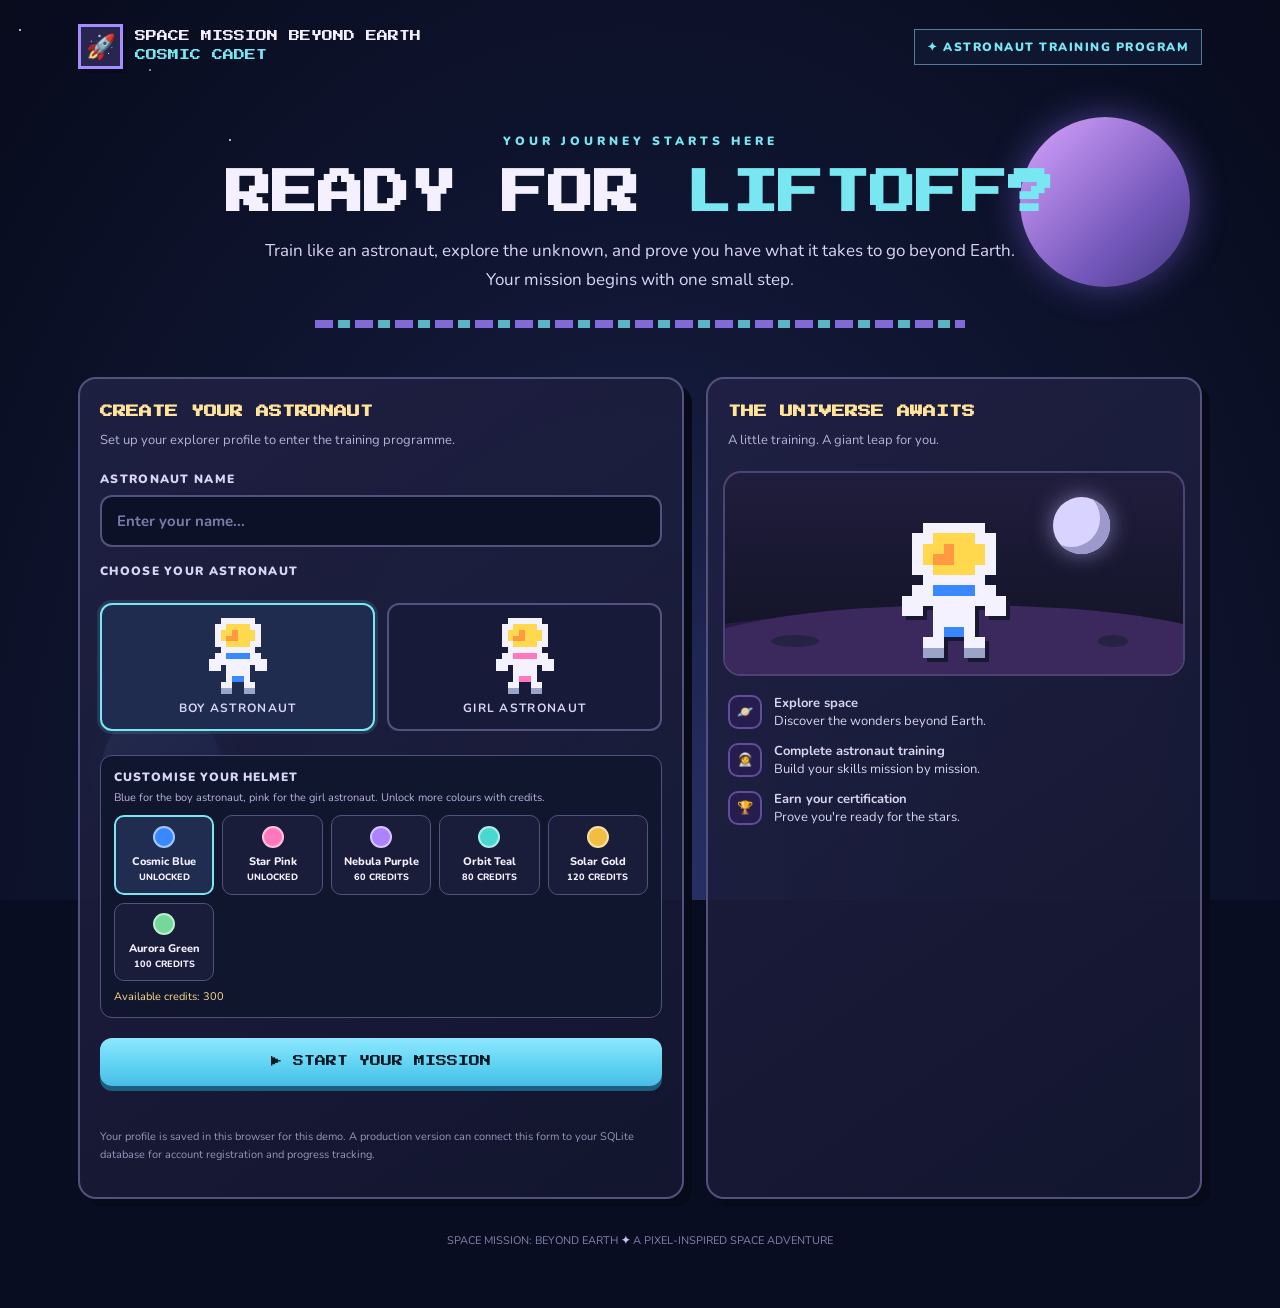
<file: index.html>
<!DOCTYPE html>
<html lang="en">
<head>
<meta charset="UTF-8">
<meta name="viewport" content="width=device-width, initial-scale=1.0">
<title>Space Mission: Beyond Earth</title>
<style>
@import url('https://fonts.googleapis.com/css2?family=Press+Start+2P&family=Nunito:wght@400;600;700;800;900&display=swap');
:root{--ink:#f4f0ff;--muted:#b8b2d8;--purple:#9c7bff;--cyan:#78e7f2;--pink:#ff9fc9;--panel:#171832;--panel2:#222448;--line:#55517d;--gold:#ffe49a}
*{box-sizing:border-box} body{margin:0;min-height:100vh;color:var(--ink);font-family:Nunito, sans-serif;background:#090d22;overflow-x:hidden}
body:before{content:"";position:fixed;inset:0;z-index:-3;background:radial-gradient(ellipse at 50% 100%,#29336b 0%,#111735 44%,#080b1c 100%)}
#stars{position:fixed;inset:0;z-index:-2;pointer-events:none;background-image:radial-gradient(2px 2px at 20px 30px,#fff 45%,transparent 55%),radial-gradient(1px 1px at 80px 110px,#a9eaff 45%,transparent 55%),radial-gradient(1.5px 1.5px at 150px 70px,#f7d7ff 45%,transparent 55%),radial-gradient(2px 2px at 230px 140px,#fff 45%,transparent 55%);opacity:.7}
.planet{position:fixed;z-index:-1;border-radius:50%;pointer-events:none}.planet.one{width:170px;height:170px;right:7%;top:13%;background:linear-gradient(135deg,#d9a5ff,#7457bb 65%,#443a83);box-shadow:0 0 36px rgba(139,116,255,.45)}.planet.two{width:120px;height:120px;left:8%;bottom:8%;background:linear-gradient(135deg,#84d3ff,#4b7fe8 58%,#253c89);box-shadow:0 0 28px rgba(117,191,255,.3)}
header{max-width:1180px;margin:auto;padding:24px 28px;display:flex;justify-content:space-between;align-items:center;gap:16px}
.brand{display:flex;align-items:center;gap:12px}.brand-icon{width:45px;height:45px;display:grid;place-items:center;background:#28264f;border:3px solid #a58cff;box-shadow:4px 4px 0 #080b1c;font-size:24px}.brand-name{font-family:'Press Start 2P';font-size:11px;line-height:1.7}.brand-name span{color:var(--cyan)}
.status{font-size:12px;font-weight:900;letter-spacing:1.5px;color:var(--cyan);border:1px solid #557b9b;padding:9px 12px;background:#121a36bb}
main{max-width:1180px;margin:10px auto 60px;padding:0 28px}
.hero{text-align:center;padding:30px 10px 24px}.eyebrow{color:var(--cyan);font-weight:900;letter-spacing:4px;font-size:12px}.hero h1{font-family:'Press Start 2P';font-size:clamp(24px,4vw,46px);line-height:1.3;margin:16px 0 12px}.hero h1 span{color:var(--cyan)}.hero p{max-width:760px;margin:0 auto;color:#d9d5f4;font-size:17px;line-height:1.7}
.pixel-rule{height:8px;max-width:650px;margin:25px auto;background:repeating-linear-gradient(90deg,#9d80ff 0 18px,transparent 18px 23px,#70dce9 23px 35px,transparent 35px 40px);opacity:.8}
.layout{display:grid;grid-template-columns:1.1fr .9fr;gap:22px;align-items:stretch}.panel{background:linear-gradient(145deg,#202144ed,#14172fee);border:2px solid var(--line);box-shadow:8px 8px 0 #070a19;border-radius:18px;padding:22px 20px}
.panel-title{font-family:'Press Start 2P';font-size:13px;line-height:1.7;color:var(--gold);margin:0 0 8px}.panel-sub{color:var(--muted);font-size:13px;margin:0 0 22px}
label{display:block;font-size:12px;font-weight:900;letter-spacing:1.3px;color:#d9d5f4;margin:16px 0 8px}
input,select{width:100%;background:#0d1128;color:white;border:2px solid #55517d;padding:14px 15px;font:700 15px Nunito;outline:none;border-radius:12px}input:focus,select:focus{border-color:var(--cyan);box-shadow:0 0 0 3px #78e7f222}input::placeholder{color:#7b7aa8}
.gender{display:grid;grid-template-columns:1fr 1fr;gap:12px}.gender-option{cursor:pointer;border:2px solid #55517d;background:#171a38;padding:13px 10px;text-align:center;transition:.15s;border-radius:12px}.gender-option.selected{border-color:var(--cyan);background:#1f2c50;box-shadow:0 0 0 3px #78e7f222}.gender-option input{display:none}.avatar{display:block;font-size:38px;margin-bottom:6px}
.primary,.secondary{width:100%;border:0;padding:15px 18px;font-family:'Press Start 2P';font-size:11px;line-height:1.7;cursor:pointer;transition:transform .12s,filter .12s;border-radius:12px}.primary{margin-top:20px;background:linear-gradient(180deg,#8ee7ff,#60d4f3 55%,#49bce5);color:#091826;box-shadow:0 5px 0 #1c5e7f}.secondary{margin-top:10px;background:#2d2c4e;color:var(--ink);border:1px solid var(--line);box-shadow:0 5px 0 #161827}.primary:hover,.secondary:hover{transform:translateY(-1px);filter:brightness(1.05)}
.message{min-height:20px;color:var(--pink);font-size:12px;font-weight:800;margin-top:10px}.tiny{font-size:11px;color:#9895b9;line-height:1.6;margin-top:12px}
.preview{display:flex;flex-direction:column;justify-content:space-between;overflow:hidden}.preview-top{position:relative;z-index:1}.scene{height:205px;margin:10px -5px 18px;position:relative;overflow:hidden;border:2px solid #4a4673;border-radius:18px;background:linear-gradient(180deg,#201d3d,#15152b 70%,#0e1228)}
.moon{position:absolute;right:16%;top:24px;width:57px;height:57px;border-radius:50%;background:#d8d3ff;box-shadow:inset -10px -7px #9d9acb,0 0 22px #c5bdff88}.hill{position:absolute;bottom:-26px;width:120%;left:-8%;height:95px;background:#3b295e;border-radius:50% 50% 0 0}.hill.back{background:#2c1f46;height:70px;bottom:-8px;left:-15%;opacity:.8}.crater{position:absolute;bottom:27px;width:48px;height:12px;border-radius:50%;background:#242342}.crater.c1{left:10%}.crater.c2{right:12%;width:30px}
.astronaut{position:absolute;z-index:2;bottom:19px;left:42%;font-size:58px;filter:drop-shadow(4px 4px 0 #171832);animation:bob 2.2s ease-in-out infinite}@keyframes bob{50%{transform:translateY(-7px)}}
.feature-list{display:grid;gap:12px;margin-top:12px}.feature{display:flex;gap:12px;align-items:center;color:#d8d5ed;font-size:13px}.feature-icon{width:34px;height:34px;flex:none;display:grid;place-items:center;border-radius:10px;background:#261d4e;border:2px solid #604d9e}
.dashboard{display:none;margin-top:24px}.dashboard.show{display:block}.welcome{display:flex;justify-content:space-between;align-items:center;gap:14px;flex-wrap:wrap}.player-chip{display:flex;align-items:center;gap:12px;padding:10px 12px;background:#161b39;border:1px solid var(--line);border-radius:12px}.player-avatar{display:grid;place-items:center;min-width:44px;height:44px;background:#2c2d56;border:2px solid #6a64a8;border-radius:12px;font-size:24px}.player-status{font-size:11px;color:#cfc8ef;text-transform:uppercase;letter-spacing:1.4px}
.dashboard-note{font-size:11px;color:#a7a4c5;margin-top:12px}.footer{text-align:center;color:#8583a9;font-size:11px;margin:34px 0 0}.footer b{color:#c7c1ee}
#upgradeShop.upgrade-grid{display:grid;grid-template-columns:repeat(3,minmax(0,1fr));gap:12px;align-items:stretch}
.upgrade-card{min-width:0;min-height:190px;padding:12px;border:1px solid #4f4d78;background:#10162d;color:#fff;border-radius:12px;display:flex;flex-direction:column;height:100%}
.upgrade-card .upgrade-description{margin-top:6px}
.upgrade-card .upgrade-cost{margin-top:8px}
.upgrade-card .upgrade-buy{margin-top:auto;width:100%;min-height:38px;padding:10px;border:0;color:#0d1022;font-weight:800;cursor:pointer;border-radius:10px}

.avatar-sprite{display:block;width:58px;height:76px;image-rendering:pixelated;margin:0 auto 6px}
.avatar-preview-sprite{width:104px;height:135px;image-rendering:pixelated;position:absolute;z-index:3;bottom:16px;left:calc(50% - 52px);filter:drop-shadow(4px 4px 0 #171832);animation:bob 2.2s ease-in-out infinite}
.helmet-customizer{margin-top:16px;padding:13px;border:1px solid var(--line);border-radius:12px;background:#11162f}
.helmet-swatches{display:grid;grid-template-columns:repeat(auto-fit,minmax(94px,1fr));gap:8px;margin-top:10px}
.helmet-swatch{border:1px solid #55517d;border-radius:10px;background:#191d3a;color:#f4f0ff;padding:9px 7px;cursor:pointer;text-align:center;font:800 11px Nunito;min-height:68px}
.helmet-swatch.active{border:2px solid var(--cyan);background:#202c50}
.helmet-dot{display:block;width:22px;height:22px;border-radius:50%;margin:0 auto 6px;border:2px solid #ffffff88}
.helmet-swatch:disabled{opacity:.72;cursor:default}
.credit-note{font-size:11px;color:#ffd98a;margin-top:8px}
@media(max-width:760px){#upgradeShop.upgrade-grid{grid-template-columns:1fr}}
.mission{background:linear-gradient(180deg,#1a1d3d,#11152e);border:1px solid var(--line);border-radius:14px;padding:16px;display:flex;flex-direction:column;gap:10px}.missions{display:grid;grid-template-columns:repeat(auto-fit,minmax(220px,1fr));gap:14px;margin-top:18px}.m-icon{font-size:30px}.mission h3{margin:0;font-family:'Press Start 2P';font-size:11px;line-height:1.7;color:var(--gold)}.mission p{margin:0;color:#d4d0f0;font-size:14px;line-height:1.5}.mission button{margin-top:auto;padding:12px 14px;border:0;border-radius:10px;background:#7bcaef;color:#091826;font-weight:900;cursor:pointer;font-family:'Press Start 2P';font-size:10px}

.avatar-sprite{display:block;width:58px;height:76px;image-rendering:pixelated;margin:0 auto 6px}
.avatar-preview-sprite{width:104px;height:135px;image-rendering:pixelated;position:absolute;z-index:3;bottom:16px;left:calc(50% - 52px);filter:drop-shadow(4px 4px 0 #171832);animation:bob 2.2s ease-in-out infinite}
.helmet-customizer{margin-top:16px;padding:13px;border:1px solid var(--line);border-radius:12px;background:#11162f}
.helmet-swatches{display:grid;grid-template-columns:repeat(auto-fit,minmax(94px,1fr));gap:8px;margin-top:10px}
.helmet-swatch{border:1px solid #55517d;border-radius:10px;background:#191d3a;color:#f4f0ff;padding:9px 7px;cursor:pointer;text-align:center;font:800 11px Nunito;min-height:68px}
.helmet-swatch.active{border:2px solid var(--cyan);background:#202c50}
.helmet-dot{display:block;width:22px;height:22px;border-radius:50%;margin:0 auto 6px;border:2px solid #ffffff88}
.helmet-swatch:disabled{opacity:.72;cursor:default}
.credit-note{font-size:11px;color:#ffd98a;margin-top:8px}
@media(max-width:760px){header{padding:18px 18px}.status{display:none}main{padding:0 18px}.layout{grid-template-columns:1fr}.hero{padding-top:20px}.hero p{font-size:14px}.missions{grid-template-columns:1fr}.panel{padding:18px 16px}} 
</style>
</head>
<body>
<div id="stars"></div><div class="planet one"></div><div class="planet two"></div>
<header><div class="brand"><div class="brand-icon">🚀</div><div class="brand-name">SPACE MISSION BEYOND EARTH<br><span>COSMIC CADET</span></div></div><div class="status">✦ ASTRONAUT TRAINING PROGRAM</div></header>
<main>
<section class="hero">
<div class="eyebrow">YOUR JOURNEY STARTS HERE</div>
<h1>READY FOR <span>LIFTOFF?</span></h1>
<p>Train like an astronaut, explore the unknown, and prove you have what it takes to go beyond Earth. Your mission begins with one small step.</p>
<div class="pixel-rule"></div>
</section>
<section class="layout" id="entry">
<div class="panel">
<h2 class="panel-title">CREATE YOUR ASTRONAUT</h2>
<p class="panel-sub">Set up your explorer profile to enter the training programme.</p>
<form id="profileForm">
<label for="playerName">ASTRONAUT NAME</label>
<input id="playerName" maxlength="18" placeholder="Enter your name..." autocomplete="nickname" required>
<label>CHOOSE YOUR ASTRONAUT</label>
<div class="gender">
<label class="gender-option selected" data-gender="boy"><input type="radio" name="gender" value="boy" checked><canvas class="avatar-sprite" id="boyAvatarSprite" width="40" height="52"></canvas><strong>BOY ASTRONAUT</strong></label>
<label class="gender-option" data-gender="girl"><input type="radio" name="gender" value="girl"><canvas class="avatar-sprite" id="girlAvatarSprite" width="40" height="52"></canvas><strong>GIRL ASTRONAUT</strong></label>
</div>
<div class="helmet-customizer">
  <div style="font-weight:900;font-size:12px;letter-spacing:1px;color:#d9d5f4">CUSTOMISE YOUR HELMET</div>
  <div style="font-size:11px;color:#b8b2d8;margin-top:5px">Blue for the boy astronaut, pink for the girl astronaut. Unlock more colours with credits.</div>
  <div id="helmetColorOptions" class="helmet-swatches"></div>
  <div id="profileCreditBalance" class="credit-note">Available credits: 300</div>
</div>
<button class="primary" type="submit">▶ START YOUR MISSION</button>
<div class="message" id="formMessage" aria-live="polite"></div>
</form>
<p class="tiny">Your profile is saved in this browser for this demo. A production version can connect this form to your SQLite database for account registration and progress tracking.</p>
</div>
<div class="panel preview">
<div class="preview-top"><h2 class="panel-title">THE UNIVERSE AWAITS</h2><p class="panel-sub">A little training. A giant leap for you.</p>
<div class="scene"><div class="moon"></div><div class="hill back"></div><div class="hill"></div><div class="crater c1"></div><div class="crater c2"></div><canvas id="previewAstronaut" class="avatar-preview-sprite" width="40" height="52"></canvas></div>
<div class="feature-list">
<div class="feature"><span class="feature-icon">🪐</span><span><b>Explore space</b><br>Discover the wonders beyond Earth.</span></div>
<div class="feature"><span class="feature-icon">🧑‍🚀</span><span><b>Complete astronaut training</b><br>Build your skills mission by mission.</span></div>
<div class="feature"><span class="feature-icon">🏆</span><span><b>Earn your certification</b><br>Prove you're ready for the stars.</span></div>
</div></div>
</div>
</section>
<section class="dashboard" id="dashboard">
<div class="panel">
<div class="welcome"><div><h2 class="panel-title">WELCOME TO THE CREW, <span id="welcomeName"></span>!</h2><p class="panel-sub">Your astronaut training hub is ready. Choose a mission below.</p></div><div class="player-chip"><div class="player-avatar" id="playerAvatar">👨🏻‍🚀</div><div><div class="player-status">CURRENT CREW MEMBER</div><div id="playerLabel" style="font-weight:900; font-size:15px;">Explorer</div></div></div></div>

<div class="missions">

  <article class="mission">
    <div class="m-icon">🚀</div>
    <h3>MISSION 01</h3>
    <p>Enter your first training challenge and test your astronaut skills.</p>
    <button onclick="openMission('minigames/defying-gravity/index.html')">PLAY NOW</button>
  </article>

  <article class="mission">
    <div class="m-icon">🔧</div>
    <h3>MISSION 02</h3>
    <p>Take on another hands-on challenge in your journey through space.</p>
    <button onclick="openMission('minigames/satellite-rescue/index.html')">PLAY NOW</button>
  </article>

  <article class="mission">
    <div class="m-icon">📡</div>
    <h3>KNOWLEDGE CHECK</h3>
    <p>Answer the space knowledge quiz and show what you've learned.</p>
    <button onclick="openMission('quiz.html')">START QUIZ</button>
  </article>

</div>

</div>

<div class="mission-planner-panel" style="margin-top:22px;border:1px solid var(--line);background:#121a36bb;border-radius:14px;padding:16px;">
  <div class="panel-title" style="margin-bottom:8px;">MISSION OBJECTIVE</div>
  <p style="color:#c9c6df;font-size:13px;margin:0 0 12px;">Choose what your crew is working toward. Every mission has two stages: astronaut flight, then satellite rescue.</p>
  <label for="plannerObjective">YOUR OBJECTIVE</label>
  <select id="plannerObjective">
    <option value="Satellite Rescue">Satellite Rescue — recover a damaged satellite</option>
    <option value="Space Exploration">Space Exploration — explore and secure a new route</option>
    <option value="Scientific Discovery">Scientific Discovery — collect valuable space data</option>
  </select>
  <div id="missionSummary" style="margin-top:12px;padding:12px;background:#10162d;border:1px solid #4f4d78;color:#e6e4ff;font-size:13px;line-height:1.6;border-radius:12px;"></div>
  <div style="display:flex;gap:10px;flex-wrap:wrap;margin-top:14px;">
    <button class="primary" type="button" onclick="saveCurrentMissionPlan()" style="margin-top:0;width:auto;">SAVE OBJECTIVE</button>
    <button class="secondary" type="button" onclick="launchCurrentMission()" style="margin-top:0;width:auto;">START MISSION</button>
  </div>
</div>
<div class="upgrade-panel" style="margin-top:22px;border:1px solid var(--line);background:#121a36bb;border-radius:14px;padding:16px;">
  <div class="panel-title" style="margin-bottom:8px;">MINIGAME 2 UPGRADE SHOP</div>
  <p style="color:#c9c6df;font-size:13px;margin:0 0 12px;">These upgrades only affect Satellite Rescue.</p>
  <div id="upgradeShop" class="upgrade-grid"></div>
</div>

<div class="mission-history-panel" style="margin-top:22px; border:1px solid var(--line); background:#121a36bb; border-radius:14px; padding:16px;">
  <div class="panel-title" style="margin-bottom:14px;">MISSION HISTORY</div>
  <div id="missionHistoryList" style="display:grid;gap:8px;"></div>
</div>


<button class="secondary" style="margin-top:18px" onclick="logout()">↶ BACK TO PROFILE</button>
</div>
</section>
<div class="footer">SPACE MISSION: BEYOND EARTH <b>✦</b> A PIXEL-INSPIRED SPACE ADVENTURE</div>
</main>
<script src="mission-system.js"></script>
<script src="mission-history.js"></script>
<script src="astronaut-profile.js"></script>
<script>
const form=document.getElementById('profileForm');
const genderOptions=document.querySelectorAll('.gender-option');
let selectedGender='boy';
let selectedHelmetColor='blue';
const helmetColorOrder=['blue','pink','purple','teal','gold','green'];
const helmetNames={blue:'Cosmic Blue',pink:'Star Pink',purple:'Nebula Purple',teal:'Orbit Teal',gold:'Solar Gold',green:'Aurora Green'};
const helmetCosts={blue:0,pink:0,purple:60,teal:80,gold:120,green:100};
const profileAtLoad=SpaceMissionSystem.loadProfile();
selectedGender=profileAtLoad.gender==='girl'?'girl':'boy';
selectedHelmetColor=profileAtLoad.helmetColor || (selectedGender==='girl'?'pink':'blue');

function drawProfileAstronauts(){
  const boy=document.getElementById('boyAvatarSprite');
  const girl=document.getElementById('girlAvatarSprite');
  const preview=document.getElementById('previewAstronaut');
  if(boy){const c=BeyondEarthAstronaut.create('boy','blue',4);boy.getContext('2d').drawImage(c,0,0,boy.width,boy.height);}
  if(girl){const c=BeyondEarthAstronaut.create('girl','pink',4);girl.getContext('2d').drawImage(c,0,0,girl.width,girl.height);}
  if(preview){const c=BeyondEarthAstronaut.create(selectedGender,selectedHelmetColor,4);preview.getContext('2d').clearRect(0,0,preview.width,preview.height);preview.getContext('2d').drawImage(c,0,0,preview.width,preview.height);}
}
function renderHelmetColors(){
  const profile=SpaceMissionSystem.loadProfile();
  const unlocked=Array.isArray(profile.unlockedHelmetColors)?profile.unlockedHelmetColors:['blue','pink'];
  const host=document.getElementById('helmetColorOptions'); if(!host)return;
  host.innerHTML='';
  helmetColorOrder.forEach(color=>{
    const isUnlocked=unlocked.includes(color), active=selectedHelmetColor===color;
    const button=document.createElement('button'); button.type='button';
    button.className='helmet-swatch'+(active?' active':'');
    button.innerHTML=`<span class="helmet-dot" style="background:${BeyondEarthAstronaut.colors[color]}"></span>${helmetNames[color]}<br><small>${isUnlocked?'UNLOCKED':helmetCosts[color]+' CREDITS'}</small>`;
    button.addEventListener('click',()=>{
      if(!isUnlocked){
        const purchase=SpaceMissionSystem.buyHelmetColor(color);
        if(!purchase.ok){alert(purchase.message);return;}
      }
      selectedHelmetColor=color;
      SpaceMissionSystem.selectHelmetColor(color);
      renderHelmetColors(); drawProfileAstronauts(); updateProfileCredits();
    });
    host.appendChild(button);
  });
}
function updateProfileCredits(){const el=document.getElementById('profileCreditBalance');if(el)el.textContent='Available credits: '+SpaceMissionSystem.loadProfile().credits;}

genderOptions.forEach(option=>{
  option.addEventListener('click',()=>{
    selectedGender=option.dataset.gender;
    // Default helmet colours are blue for boy and pink for girl unless a custom colour is selected.
    const profile=SpaceMissionSystem.loadProfile();
    if(!profile.helmetColor || profile.helmetColor==='blue' || profile.helmetColor==='pink') selectedHelmetColor=selectedGender==='girl'?'pink':'blue';
    genderOptions.forEach(item=>item.classList.toggle('selected',item===option));
    renderHelmetColors(); drawProfileAstronauts();
  });
});

// Always open the profile page first; prefill returning player's saved choices.
if(profileAtLoad.name) document.getElementById('playerName').value=profileAtLoad.name;
genderOptions.forEach(option=>option.classList.toggle('selected',option.dataset.gender===selectedGender));
renderHelmetColors(); updateProfileCredits(); drawProfileAstronauts();

form.addEventListener('submit',event=>{
  event.preventDefault();
  const name=document.getElementById('playerName').value.trim();
  if(!name){document.getElementById('formMessage').textContent='Please enter your astronaut name first.';return;}

  const existingProfile = JSON.parse(localStorage.getItem('beyondEarthProfile') || '{}');
  const profile={
    name,
    gender:selectedGender,
    credits:Number(existingProfile.credits ?? 300),
    helmetColor:selectedHelmetColor,
    unlockedHelmetColors:Array.isArray(existingProfile.unlockedHelmetColors)?existingProfile.unlockedHelmetColors:['blue','pink'],
    upgrades: existingProfile.upgrades || {},
    missionHistory: Array.isArray(existingProfile.missionHistory) ? existingProfile.missionHistory : [],
    missionRecords: existingProfile.missionRecords && typeof existingProfile.missionRecords === 'object' ? existingProfile.missionRecords : {}
  };

  localStorage.setItem('beyondEarthProfile',JSON.stringify(profile));
  showDashboard(profile);
});

function showDashboard(profile){
  const completed = new URLSearchParams(window.location.search).get('missionComplete');
  if (completed) {
    const result = JSON.parse(localStorage.getItem('beyondEarthCampaignResult') || '{}');
    setTimeout(() => alert('MISSION COMPLETE!\n' + (result.objective || 'Your objective') + '\nReward: 100 credits.'), 150);
    history.replaceState({}, '', window.location.pathname);
  }
  const safeProfile = profile || JSON.parse(localStorage.getItem('beyondEarthProfile') || '{}');
  document.getElementById('entry').style.display='none';
  document.getElementById('dashboard').classList.add('show');
  document.getElementById('welcomeName').textContent=(safeProfile.name || 'EXPLORER').toUpperCase();
  document.getElementById('playerLabel').textContent=safeProfile.name || 'Explorer';
  const playerAvatar=document.getElementById('playerAvatar');
  playerAvatar.innerHTML='<canvas id="dashboardAstronaut" width="30" height="39" style="width:30px;height:39px;image-rendering:pixelated"></canvas>';
  const dashCanvas=document.getElementById('dashboardAstronaut');
  const dashSprite=BeyondEarthAstronaut.create(safeProfile.gender||'boy',safeProfile.helmetColor||(safeProfile.gender==='girl'?'pink':'blue'),3);
  dashCanvas.getContext('2d').drawImage(dashSprite,0,0,dashCanvas.width,dashCanvas.height);
  renderMissionPlanner();
  renderUpgradeShop();
  renderMissionHistory();
  window.scrollTo({top:0,behavior:'smooth'});
}

function logout(){
  document.getElementById('dashboard').classList.remove('show');
  document.getElementById('entry').style.display='grid';
  window.scrollTo({top:0,behavior:'smooth'});
}

function getCurrentPlanFromForm(){return {objective:document.getElementById('plannerObjective').value};}
function renderMissionPlanner(){
  const plan=SpaceMissionSystem.loadPlan();
  document.getElementById('plannerObjective').value=plan.objective||'Satellite Rescue';
  updatePlannerSummary();
  document.getElementById('plannerObjective').onchange=updatePlannerSummary;
}
function updatePlannerSummary(){
  const objective=document.getElementById('plannerObjective').value;
  const descriptions={
    'Satellite Rescue':'Recover the damaged satellite and bring it safely back to base.',
    'Space Exploration':'Navigate the asteroid field, then secure the satellite route.',
    'Scientific Discovery':'Complete the flight challenge, then collect and protect satellite research.'
  };
  document.getElementById('missionSummary').innerHTML='<strong>Mission:</strong> '+objective+'<br><strong>Stage 1:</strong> Defying Gravity — guide your astronaut through the asteroid field.<br><strong>Stage 2:</strong> Satellite Rescue — stun hostile aliens, repair the satellite and tow it home.<br><strong>Goal:</strong> '+descriptions[objective];
}
function saveCurrentMissionPlan(){
  SpaceMissionSystem.savePlan(getCurrentPlanFromForm());
  updatePlannerSummary();
  alert('Mission objective saved.');
}
function launchCurrentMission(){
  const plan=getCurrentPlanFromForm();
  SpaceMissionSystem.savePlan(plan);
  localStorage.setItem('beyondEarthCampaign',JSON.stringify({objective:plan.objective,stage:1,startedAt:Date.now()}));
  window.location.href='minigames/defying-gravity/index.html';
}
function launchSatelliteRescue(){
  const plan=getCurrentPlanFromForm();
  SpaceMissionSystem.savePlan(plan);
  let campaign=null;
  try { campaign=JSON.parse(localStorage.getItem('beyondEarthCampaign')||'null'); } catch(_) {}
  // Resume the same unfinished rescue campaign when returning from the level menu.
  if(!campaign || campaign.stage!==2 || campaign.objective!==plan.objective){
    localStorage.removeItem('beyondEarthSatelliteProgress');
    campaign={objective:plan.objective,stage:2,startedAt:Date.now()};
    localStorage.setItem('beyondEarthCampaign',JSON.stringify(campaign));
  }
  window.location.href='minigames/satellite-rescue/index.html';
}
function renderUpgradeShop(){
  const shop=document.getElementById('upgradeShop'),profile=SpaceMissionSystem.loadProfile();
  shop.innerHTML='';
  Object.entries(SpaceMissionSystem.UPGRADE_CATALOG).forEach(([key,item])=>{
    const level=Number(profile.upgrades[key]||0),cost=item.costs[level]??item.costs[item.costs.length-1];
    const card=document.createElement('div');
    card.className='upgrade-card';
    card.innerHTML=`<div style="font-weight:800;color:#ffe49a">${item.name}</div><div class="upgrade-description" style="font-size:12px;color:#c9c6df">${item.description}</div><div class="upgrade-cost" style="font-size:12px">Cost: ${level>=item.maxLevel?'—':cost+' credits'} · Level ${level}/${item.maxLevel}</div><button class="upgrade-buy" style="background:${level>=item.maxLevel?'#777':profile.credits>=cost?'#8ef2bf':'#8d8ea5'}" onclick="buyUpgrade('${key}')" ${level>=item.maxLevel?'disabled':''}>${level>=item.maxLevel?'MAXED OUT':'BUY'}</button>`;
    shop.appendChild(card);
  });
  const balance=document.createElement('p');balance.style.cssText='grid-column:1/-1;color:#ffd98a;font-size:13px;margin:0';balance.textContent='Available credits: '+profile.credits;shop.appendChild(balance);
}
function buyUpgrade(key){
  const result=SpaceMissionSystem.buyUpgrade(key);
  if(!result.ok){alert(result.message);return;}
  renderUpgradeShop();
}
function renderMissionHistory(){
  if (!SpaceMissionSystem) return;
  const history = SpaceMissionSystem.loadProfile().missionHistory || [];
  const list = document.getElementById('missionHistoryList');
  if (!list) return;

  list.innerHTML = '';

  if (!history.length) {
    list.innerHTML = '<div style="color:#b8b2d8;font-size:12px;">No mission reports yet.</div>';
    return;
  }

  history.forEach(report => {
    const item = document.createElement('div');
    item.style.cssText = 'padding:12px;border:1px solid #4f4d78;background:#10162d;color:#fff;border-radius:12px;';
    const duration = Number(report.elapsedSeconds || 0);
    const timeLabel = `${Math.floor(duration / 60)}m ${(duration % 60).toFixed(1)}s`;
    const detail = report.key === 'knowledgeCheck'
      ? `${report.details?.correctAnswers ?? 0}/${report.details?.totalQuestions ?? 0} correct answers • Best streak: ${report.details?.maxStreak ?? 0}`
      : report.key === 'satelliteRescue'
        ? `Levels cleared: ${report.details?.levelsCleared ?? report.details?.levels?.filter(Boolean).length ?? 0}/3 • Combined score: ${report.details?.totalScore ?? report.score ?? 0}`
        : report.key === 'defyingGravity'
          ? `Score when failed: ${report.details?.scoreAtFailure ?? report.score ?? 0} • Coins collected: ${report.details?.coinsCollected ?? 0}`
          : '';
    item.innerHTML = `
      <div style="font-weight:800;color:#ffd23f;">${report.game || report.objective || 'Mission activity'}</div>
      <div style="font-size:12px;color:#c9c6df;">${report.outcome || 'Mission complete'} • Score: ${report.score || 0} • High score: ${report.highScore ?? report.score ?? 0}</div>
      <div style="font-size:12px;color:#c9c6df;">Time: ${report.elapsedSeconds == null ? '—' : timeLabel}${report.creditsEarned ? ` • ${report.creditsEarned} credits earned` : ''}</div>
      ${detail ? `<div style="font-size:11px;color:#c9c6df;">${detail}</div>` : ''}
      <div style="font-size:11px;color:#9895b9;">Objective: ${report.objective || 'Independent activity'} • ${report.date ? new Date(report.date).toLocaleString() : ''}</div>
    `;
    list.appendChild(item);
  });
}

function openMission(file){window.location.href=file;}

// Returning from a minigame is a dashboard route: do not force the player through profile confirmation again.
const returnParams = new URLSearchParams(window.location.search);
if (returnParams.has('returnToDashboard') || returnParams.has('stageReport') || returnParams.has('missionComplete')) {
  showDashboard(SpaceMissionSystem.loadProfile());
  if (returnParams.has('returnToDashboard') || returnParams.has('stageReport')) {
    history.replaceState({}, '', window.location.pathname);
  }
}
</script>
</body>
</html>
</file>
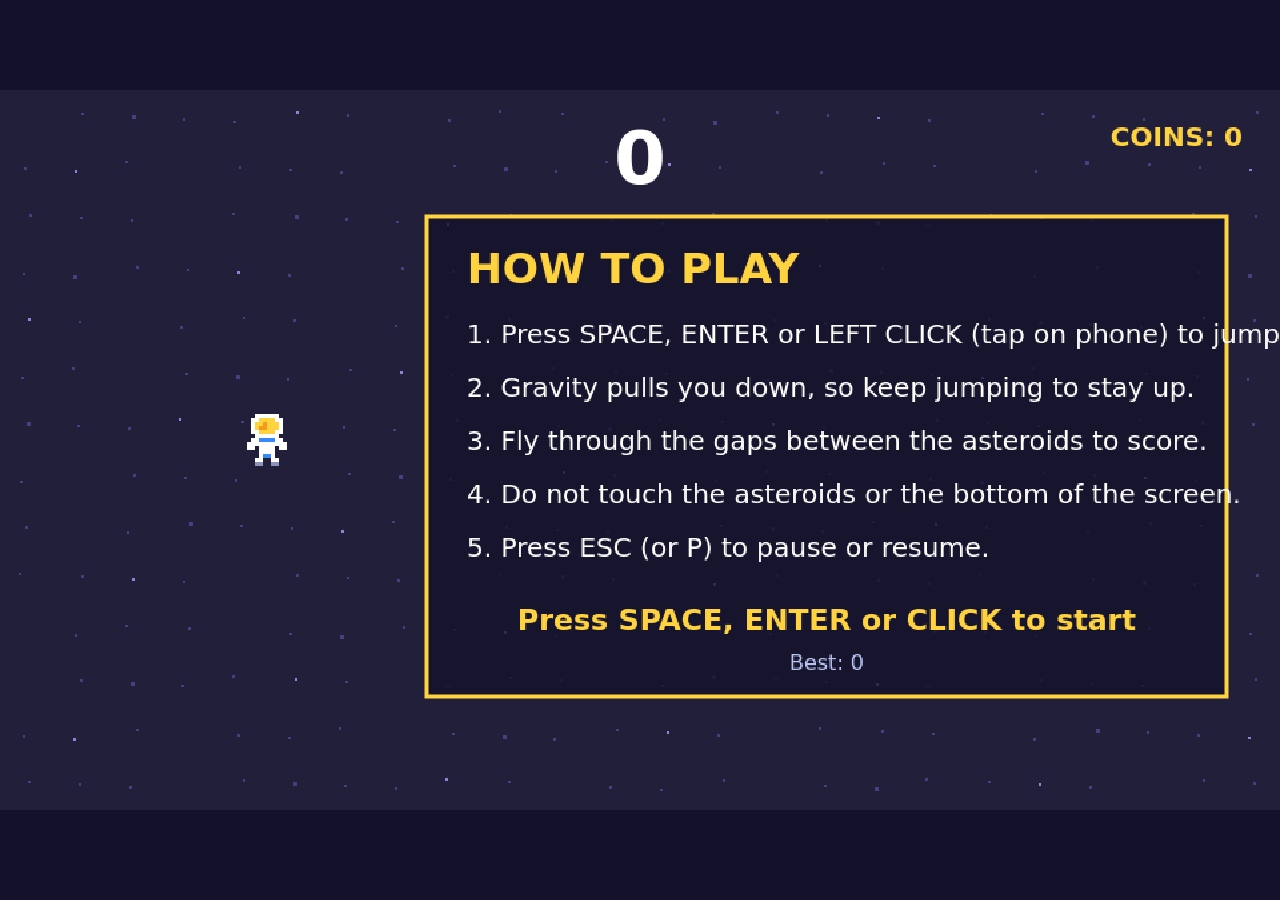
<file: minigames/defying-gravity/index.html>
<!DOCTYPE html>
 <html lang="en">
 <head>
   <meta charset="utf-8">
   <meta name="viewport" content="width=device-width, initial-scale=1, viewport-fit=cover">
   <title>Astro Flap</title>
   <link rel="stylesheet" href="css/style.css">
 </head>
 <body>
   <canvas id="game" width="960" height="540"></canvas>
    <!-- Load order matters: config -> sprites -> entities -> systems -> game -> main -->
   <script src="../../mission-history.js"></script>
  <script src="js/config.js"></script>
 
   <script src="js/sprites/SpriteFactory.js"></script>
   <script src="js/sprites/AstronautSprite.js"></script>
   <script src="js/sprites/AsteroidSprite.js"></script>
   <script src="js/sprites/BackgroundSprite.js"></script>
 
   <script src="js/entities/Astronaut.js"></script>
   <script src="js/entities/AsteroidColumn.js"></script>
   <script src="js/entities/SteamParticle.js"></script>
 
   <script src="js/systems/InputHandler.js"></script>
   <script src="js/systems/UI.js"></script>
 
   <script src="js/Game.js"></script>
   <script src="js/main.js"></script>
</body>
</html>
</file>
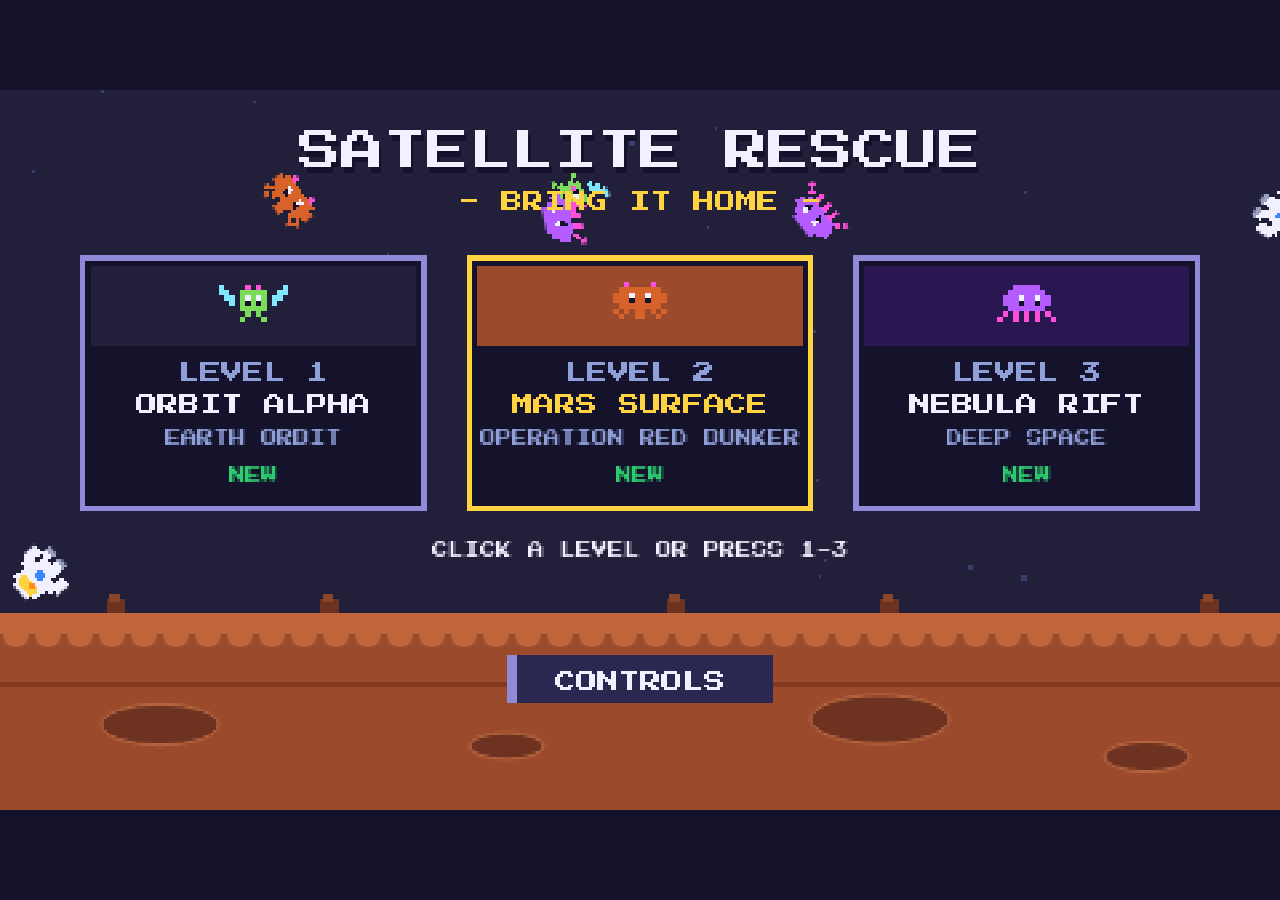
<file: minigames/satellite-rescue/index.html>
<!DOCTYPE html><html lang="en"><head><meta charset="utf-8"><meta name="viewport" content="width=device-width, initial-scale=1, viewport-fit=cover"><title>Satellite Rescue</title>
<link href="https://fonts.googleapis.com/css2?family=Press+Start+2P&display=swap" rel="stylesheet">
<style>
:root{box-sizing:border-box;padding-top:env(safe-area-inset-top,0px);padding-bottom:env(safe-area-inset-bottom,0px);--bg:#14122a}
html{scroll-padding-top:env(safe-area-inset-top,0px)}
html,body{height:100%;margin:0;background:var(--bg)}
body{display:flex;align-items:center;justify-content:center}
canvas{width:min(100vw,calc(100vh*1.7778));aspect-ratio:16/9;image-rendering:pixelated;background:#221f3b;touch-action:none;outline:none}
</style></head><body><canvas id="c" width="480" height="270" tabindex="0"></canvas><script src="../../mission-history.js"></script><script src="src/core.js"></script>
<script src="src/sprites.js"></script>
<script src="src/data.js"></script>
<script src="src/state.js"></script>
<script src="src/mars.js"></script>
<script src="src/gameplay.js"></script>
<script src="src/input.js"></script>
<script src="src/ui.js"></script>
<script src="src/pause-menu.js"></script>
<script src="src/render.js"></script>
<script src="src/main.js"></script>
</body></html>
</file>
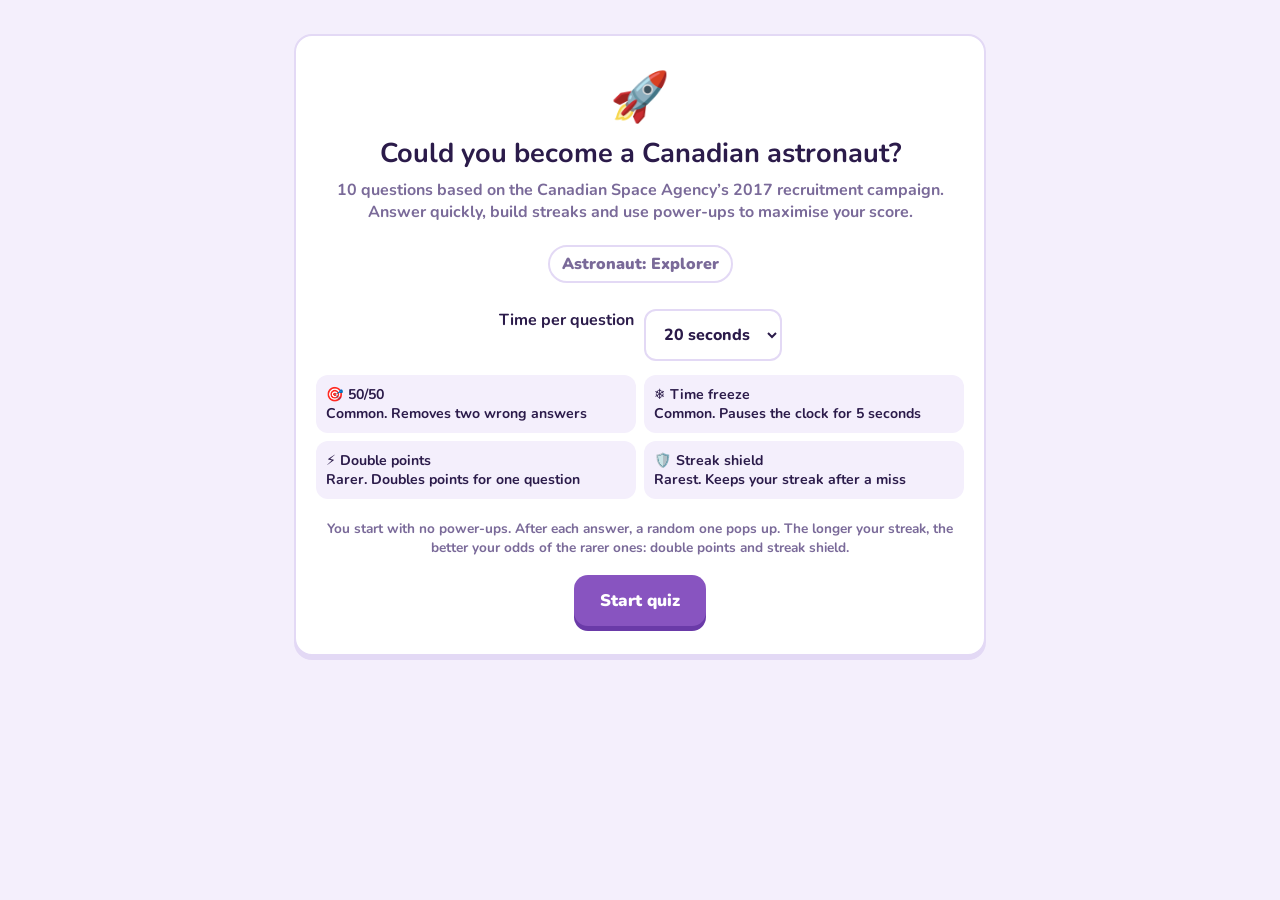
<file: quiz.html>
<!DOCTYPE html>
<html lang="en">
<head>
<meta charset="UTF-8">
<meta name="viewport" content="width=device-width, initial-scale=1, viewport-fit=cover">
<title>Become a Canadian Astronaut – Quiz</title>
<link href="https://fonts.googleapis.com/css2?family=Nunito:wght@600;700;800;900&display=swap" rel="stylesheet">
<style>
:root{--bg:#f4effc;--card:#fff;--ink:#2b1b4a;--mute:#7a6a99;--line:#e3d9f5;--brand:#8854c0;--brand2:#6a3aa8;--good:#1fa36b;--goodbg:#dcf6ea;--bad:#e0405a;--badbg:#fde3e8;--gold:#f5a623;
--c1:#e9514f;--c2:#3a8ee6;--c3:#f2a516;--c4:#1fa36b;box-sizing:border-box;padding-top:env(safe-area-inset-top,0px);padding-bottom:env(safe-area-inset-bottom,0px)}
@media (prefers-color-scheme:dark){:root:not([data-theme="light"]){--bg:#1c1230;--card:#2a1d47;--ink:#f3ecff;--mute:#b3a3d4;--line:#40305f;--goodbg:#12392b;--badbg:#44202b}}
:root[data-theme="dark"]{--bg:#1c1230;--card:#2a1d47;--ink:#f3ecff;--mute:#b3a3d4;--line:#40305f;--goodbg:#12392b;--badbg:#44202b}
*{box-sizing:inherit}
html{height:100%;scroll-padding-top:env(safe-area-inset-top,0px)}
body{margin:0;min-height:100%;background:var(--bg);color:var(--ink);font-family:'Nunito',system-ui,sans-serif;font-weight:700}
button{font:inherit;color:inherit;cursor:pointer}
.wrap{max-width:720px;margin:0 auto;padding:14px 14px 40px}
.hide{display:none!important}
.card{background:var(--card);border:2px solid var(--line);border-radius:18px;box-shadow:0 4px 0 var(--line)}
.btn{background:var(--brand);color:#fff;border:0;border-radius:14px;padding:14px 26px;font-weight:900;font-size:1.05rem;box-shadow:0 5px 0 var(--brand2);transition:transform .08s,box-shadow .08s}
.btn:active{transform:translateY(4px);box-shadow:0 1px 0 var(--brand2)}
.btn.alt{background:var(--card);color:var(--brand);border:2px solid var(--brand);box-shadow:0 4px 0 var(--line)}
/* start */
#start{text-align:center;padding:28px 20px;margin-top:20px}
#start h1{font-size:1.7rem;line-height:1.2;margin:8px 0}
#start p{color:var(--mute);margin:0 0 18px}
.logo{font-size:3rem}
.row{display:flex;gap:10px;justify-content:center;flex-wrap:wrap;margin:14px 0}
input,select{font:inherit;font-weight:800;padding:12px 14px;border-radius:12px;border:2px solid var(--line);background:var(--card);color:var(--ink)}
input{flex:1;min-width:150px}
.avs{display:flex;gap:8px;justify-content:center;margin:10px 0}
.av{width:48px;height:48px;border-radius:50%;border:3px solid transparent;background:var(--bg);font-size:1.6rem;padding:0}
.av.on{border-color:var(--brand);transform:scale(1.1)}
.pu-info{display:grid;grid-template-columns:1fr 1fr;gap:8px;text-align:left;margin:12px 0 20px}
.pu-info div{background:var(--bg);border-radius:12px;padding:10px;font-size:.88rem}
.pu-info b{display:block}
/* top bar */
.top{display:flex;align-items:center;gap:10px;margin-bottom:12px}
.chip{background:var(--card);border:2px solid var(--line);border-radius:999px;padding:6px 12px;font-weight:900;white-space:nowrap}
.chip.pts{color:var(--brand)}
.prog{flex:1;height:12px;border-radius:99px;background:var(--line);overflow:hidden}
.prog i{display:block;height:100%;width:0;background:var(--brand);border-radius:99px;transition:width .4s}
.timer{height:10px;border-radius:99px;background:var(--line);overflow:hidden;margin-bottom:12px}
.timer i{display:block;height:100%;width:100%;background:var(--good);border-radius:99px}
.timer.low i{background:var(--bad)}
.timer.frozen i{background:var(--c2)}
/* question */
#qcard{padding:20px 18px;margin-bottom:12px}
#qmeta{color:var(--mute);font-size:.85rem;display:flex;justify-content:space-between;margin-bottom:8px}
#qtext{font-size:1.35rem;line-height:1.35;margin:0;font-weight:900}
#boost{display:inline-block;background:var(--gold);color:#3b2600;border-radius:99px;padding:2px 10px;font-size:.8rem;font-weight:900;margin-top:8px}
/* power-ups */
.pus{display:grid;grid-template-columns:repeat(4,1fr);gap:8px;margin-bottom:12px}
.pu{position:relative;background:var(--card);border:2px solid var(--line);border-radius:14px;padding:8px 4px;text-align:center;font-size:.72rem;box-shadow:0 3px 0 var(--line);line-height:1.2}
.pu span{display:block;font-size:1.4rem}
.pu em{position:absolute;top:-8px;right:-6px;background:var(--brand);color:#fff;border-radius:99px;min-width:22px;height:22px;font-style:normal;font-size:.75rem;display:grid;place-items:center;font-weight:900}
.pu:disabled{opacity:.4;cursor:not-allowed}
.pu.on{border-color:var(--gold);background:#fff6e0;color:#3b2600}
.pu.got{animation:pop .5s}
/* options */
.opts{display:grid;gap:10px}
.opt{display:flex;align-items:center;gap:12px;text-align:left;background:var(--card);border:2px solid var(--line);border-left:8px solid var(--oc);border-radius:14px;padding:14px;font-size:1rem;box-shadow:0 4px 0 var(--line);transition:transform .08s}
.opt:hover:not(:disabled){transform:translateY(-2px)}
.opt b{flex:none;width:30px;height:30px;border-radius:8px;background:var(--oc);color:#fff;display:grid;place-items:center}
.opt:disabled{cursor:default}
.opt.right{background:var(--goodbg);border-color:var(--good);border-left-color:var(--good)}
.opt.wrong{background:var(--badbg);border-color:var(--bad);border-left-color:var(--bad)}
.opt.gone{opacity:.25;text-decoration:line-through}
.opt.dim{opacity:.55}
/* feedback */
#fb{margin-top:14px;padding:16px;text-align:center;animation:pop .35s}
#fb.ok{background:var(--goodbg);border-color:var(--good)}
#fb.no{background:var(--badbg);border-color:var(--bad)}
#fb .big{font-size:2.6rem}
#fb h2{margin:2px 0;font-size:1.4rem}
#fb .gain{font-weight:900;font-size:1.2rem;color:var(--good)}
#fb p{margin:8px 0 14px;text-align:left;font-size:.95rem}
@keyframes pop{0%{transform:scale(.9);opacity:.5}70%{transform:scale(1.04)}100%{transform:scale(1);opacity:1}}
/* results */
#end{text-align:center;padding-top:10px}
#resultName{color:var(--mute);margin:4px 0 10px}
.result-actions{display:flex;justify-content:center;gap:10px;flex-wrap:wrap;margin:14px 0}
#end h1{margin:4px 0}
.stats{display:grid;grid-template-columns:repeat(4,1fr);gap:8px;margin:14px 0}
.stats div{padding:10px 4px;font-size:.78rem;color:var(--mute)}
.stats b{display:block;font-size:1.25rem;color:var(--ink)}
.lb{display:grid;gap:8px;text-align:left;margin:14px 0}
.lbr{display:flex;align-items:center;gap:10px;padding:10px 14px;border-radius:14px;background:var(--card);border:2px solid var(--line)}
.lbr.me{border-color:var(--brand);background:var(--bg)}
.lbr .n{width:26px;font-weight:900;color:var(--mute)}
.lbr .e{font-size:1.4rem}
.lbr .nm{flex:1}
.lbr .sc{color:var(--brand);font-weight:900}
#rev{text-align:left;display:grid;gap:8px;margin-top:12px}
#rev div{padding:10px 14px;border-radius:12px;border-left:6px solid var(--good);background:var(--goodbg);font-size:.9rem}
#rev div.x{border-color:var(--bad);background:var(--badbg)}
#modal{position:fixed;inset:0;background:rgba(30,15,60,.55);display:grid;place-items:center;padding:20px;z-index:20}
#modal .card{max-width:340px;padding:24px;text-align:center;animation:pop .35s}
#mi{font-size:3.4rem}
#modal h3{margin:6px 0;font-size:1.25rem}
#modal p{color:var(--mute);margin:0 0 16px}
@media (max-width:480px){.pus{gap:6px}.pu{font-size:.66rem}.stats{grid-template-columns:repeat(2,1fr)}}
@media (prefers-reduced-motion:reduce){*{animation:none!important;transition:none!important}}
</style>
</head>
<body>
<div class="wrap">

<section id="start" class="card">
  <div class="logo">🚀</div>
  <h1>Could you become a Canadian astronaut?</h1>
  <p>10 questions based on the Canadian Space Agency’s 2017 recruitment campaign. Answer quickly, build streaks and use power-ups to maximise your score.</p>
  <p id="quizPlayer" class="chip" style="display:inline-block;margin:4px 0 12px">Astronaut: Explorer</p>
  <div class="row">
    <label for="secs">Time per question</label>
    <select id="secs" aria-label="Time per question"><option value="15">15 seconds</option><option value="20" selected>20 seconds</option><option value="30">30 seconds</option></select>
  </div>
  <div class="pu-info">
    <div><b>🎯 50/50</b>Common. Removes two wrong answers</div>
    <div><b>❄️ Time freeze</b>Common. Pauses the clock for 5 seconds</div>
    <div><b>⚡ Double points</b>Rarer. Doubles points for one question</div>
    <div><b>🛡️ Streak shield</b>Rarest. Keeps your streak after a miss</div>
  </div>
  <p style="font-size:.85rem">You start with no power-ups. After each answer, a random one pops up. The longer your streak, the better your odds of the rarer ones: double points and streak shield.</p>
  <button class="btn" id="go">Start quiz</button>
</section>

<section id="game" class="hide">
  <div class="top">
    <span class="chip" id="qn">1/10</span>
    <div class="prog"><i id="pbar"></i></div>
    <span class="chip">🔥 <span id="st">0</span></span>
    <span class="chip pts"><span id="sc">0</span> pts</span>
  </div>
  <div class="timer" id="tm"><i id="tbar"></i></div>
  <div class="card" id="qcard">
    <div id="qmeta"><span id="qcr"></span><span id="tsec"></span></div>
    <h2 id="qtext"></h2>
    <span id="boost" class="hide">⚡ Double points active</span>
  </div>
  <div class="pus" id="pus"></div>
  <div class="opts" id="opts"></div>
  <div class="card hide" id="fb">
    <div class="big" id="fbi"></div><h2 id="fbt"></h2><div class="gain" id="fbg"></div>
    <p id="fbe"></p>
    <button class="btn" id="next">Next question</button>
  </div>
</section>

<section id="end" class="hide">
  <div style="font-size:3rem" id="eic">🚀</div>
  <h1 id="eh">Quiz complete!</h1>
  <div id="resultName">Astronaut: Explorer</div>
  <div class="stats">
    <div class="card"><b id="s1">0</b>Total points</div>
    <div class="card"><b id="s2">0%</b>Accuracy</div>
    <div class="card"><b id="s3">0</b>Best streak</div>
    <div class="card"><b id="s4">–</b>Fastest answer</div>
    <div class="card"><b id="s5">0</b>Correct answers</div>
    <div class="card"><b id="s6">0s</b>Time taken</div>
    <div class="card"><b id="s7">0</b>Credits earned</div>
  </div>
  <div class="result-actions">
    <button class="btn alt" id="revb">Review answers</button>
    <button class="btn" id="again">Play again</button>
    <button class="btn alt" id="exitMenu">Exit to main menu</button>
  </div>
  <div id="rev" class="hide"></div>
</section>

</div>
<div id="modal" class="hide" role="dialog" aria-modal="true"><div class="card"><div id="mi"></div><h3 id="mh"></h3><p id="md"></p><button class="btn" id="mok">Got it</button></div></div>
<script src="mission-history.js"></script>
<script>
const Q=[
{q:"Who can apply?",cr:"Credit: NASA",o:["Canadian citizens living in Canada exclusively","Canadian citizens living in Canada or abroad","Persons residing in Canada and Canadian citizens residing abroad","Martian citizens living in Canada"],a:2,e:"Persons residing in Canada (including permanent residents) and Canadian citizens residing abroad can apply, with preference given to Canadian citizens."},
{q:"Candidates are required to speak which language(s) proficiently?",cr:"Credit: Canadian Space Agency/Chris Hadfield",o:["English OR French","English AND French","English, French AND Russian","English, French AND Frenglish"],a:0,e:"Candidates must be proficient in either English OR French. Knowledge of both official languages (or Russian) is a strong asset, though not mandatory to apply."},
{q:"Candidates must have which university degree to be eligible?",cr:"Credit: Canadian Space Agency",o:["Bachelor's degree in engineering","Bachelor's degree in science (e.g., nursing, physics, chemistry, biology, geology, mathematics, computer science)","Doctorate in medicine or dentistry","Any of the above"],a:3,e:"All three educational pathways qualify! Applicants need a recognized bachelor's degree in engineering or science, or a doctorate in medicine or dentistry."},
{q:"In addition to the educational requirements, applicants must have how many years of professional experience?",cr:"Credit: Ontario Science Center",o:["None","At least 1 year of professional experience AND a licence to fly in Canada","At least 3 years of professional experience OR a licence to practise medicine in Canada","At least 5 years of professional experience"],a:2,e:"Applicants need at least 3 years of relevant professional experience (a master's counts as 1 year; a PhD counts as 3 years) OR a licence to practise medicine in Canada."},
{q:"Which qualities and skills are required to be part of the Canadian Space Agency's astronaut corps?",cr:"Credit: NASA",o:["Motivation","Resourcefulness","Ability to work in a team","All of the above"],a:3,e:"Astronauts must demonstrate motivation, resourcefulness, teamwork, sound judgment, integrity, reasoning, and public speaking skills."},
{q:"What is the required height to be eligible?",cr:"Credit: NASA/Victor Zelentsov",o:["Between 149.5 cm and 190.5 cm (between 4'9\" and 6'2.5\")","Between 152.4 cm and 200.0 cm (between 5' and 6'5.5\")","At least 152.4 cm (at least 5'0\")","At least 161.5 cm (at least 5'3\")"],a:0,e:"Candidates must measure between 149.5 cm and 190.5 cm so they can safely fit inside spacecraft seats and spacesuits."},
{q:"What is the required weight to be eligible?",cr:"Credit: NASA",o:["Between 50 kg and 85 kg (between 110 lb. and 187 lb.)","Between 50 kg and 95 kg (between 110 lb. and 209 lb.)","Between 55 kg and 100 kg (between 121 lb. and 220 lb.)","Less than 80 kg (less than 176 lb.)"],a:1,e:"Applicants must weigh between 50 kg and 95 kg (110 lb. to 209 lb.) to meet spacecraft safety and life-support specifications."},
{q:"What kind of visual acuity is needed to be eligible?",cr:"Credit: Canadian Space Agency",o:["20/40 visual acuity or better in each eye, without correction","20/40 visual acuity or better in each eye, with or without correction","20/20 visual acuity or better in each eye, without correction","20/20 visual acuity or better in each eye, with or without correction"],a:3,e:"Candidates must have 20/20 (6/6) visual acuity or better in each eye, WITH or WITHOUT corrective lenses/surgery, and normal colour vision."},
{q:"What is the required age to apply?",cr:"Credit: Canadian Space Agency",o:["There is no age requirement","25 and older","Between 25 and 50","50 and younger"],a:0,e:"There is no age restriction! Eligibility is based on education, professional experience, and passing strict medical and physical evaluations."},
{q:"How many astronauts were selected during the Canadian Space Agency's 2017 recruitment campaign?",cr:"Credit: Canadian Space Agency",o:["1","2","3","4"],a:1,e:"Out of 3,772 applicants, 2 astronauts were selected in July 2017: Joshua Kutryk and Jenni Gibbons!"}
];
const PU=[["fifty","🎯","50/50"],["freeze","❄️","Time freeze"],["dbl","⚡","Double points"],["shield","🛡️","Streak shield"]];
const COL=["--c1","--c2","--c3","--c4"];
const $=id=>document.getElementById(id);
let me,qi,lim,tmr,t0,quizStartedAt,paused,freeze,dbl,shield,done,inv,quizSaved=false;

function getPlayerName(){
 try {
  const profile=JSON.parse(localStorage.getItem('beyondEarthProfile')||'{}');
  return (profile.name||'Explorer').trim() || 'Explorer';
 } catch (_) { return 'Explorer'; }
}
function goToDashboard(){
 clearInterval(tmr);
 window.location.href='index.html?returnToDashboard=1';
}
$('quizPlayer').textContent='Astronaut: '+getPlayerName();
$('exitMenu').onclick=goToDashboard;
window.addEventListener('keydown',event=>{
 if(event.key==='Escape') goToDashboard();
});

function show(id){['start','game','end'].forEach(s=>$(s).classList.toggle('hide',s!==id))}

$('go').onclick=()=>{
 me={name:getPlayerName(),score:0,streak:0,best:0,ok:0,fast:null,log:[]};
 inv={fifty:0,freeze:0,dbl:0,shield:0};lim=+$('secs').value;qi=0;
 quizStartedAt=performance.now();quizSaved=false;show('game');ask();
};

function renderPU(){
 $('pus').innerHTML='';
 const held=PU.filter(p=>inv[p[0]]>0||(p[0]==='dbl'&&dbl)||(p[0]==='shield'&&shield));
 $('pus').classList.toggle('hide',!held.length);
 held.forEach(([k,ic,nm])=>{const b=document.createElement('button');b.className='pu';b.id='pu-'+k;
  b.innerHTML=`<span>${ic}</span>${nm}${inv[k]?`<em>${inv[k]}</em>`:''}`;b.disabled=!inv[k]||done||(k==='shield'&&shield);
  if((k==='dbl'&&dbl)||(k==='shield'&&shield))b.classList.add('on');
  b.onclick=()=>usePU(k);$('pus').appendChild(b)});
}
function usePU(k){
 if(done||!inv[k])return;
 if(k==='fifty'){const w=[0,1,2,3].filter(i=>i!==Q[qi].a).sort(()=>Math.random()-.5).slice(0,2);
  w.forEach(i=>{const b=$('opts').children[i];b.classList.add('gone');b.disabled=true})}
 if(k==='freeze'){freeze=5;$('tm').classList.add('frozen')}
 if(k==='dbl'){if(dbl)return;dbl=true;$('boost').classList.remove('hide')}
 if(k==='shield'){if(shield)return;shield=true}
 inv[k]--;renderPU();
}

function ask(){
 const q=Q[qi];done=false;dbl=false;shield=false;freeze=0;paused=0;
 $('fb').classList.add('hide');$('boost').classList.add('hide');$('tm').className='timer';
 $('qn').textContent=`${qi+1}/${Q.length}`;$('pbar').style.width=(qi/Q.length*100)+'%';
 $('qtext').textContent=q.q;$('qcr').textContent=q.cr;hud();renderPU();
 $('opts').innerHTML='';
 q.o.forEach((t,i)=>{const b=document.createElement('button');b.className='opt';b.style.setProperty('--oc',`var(${COL[i]})`);
  b.innerHTML=`<b>${'ABCD'[i]}</b><span></span>`;b.lastChild.textContent=t;b.onclick=()=>answer(i);$('opts').appendChild(b)});
 t0=performance.now();let last=t0;clearInterval(tmr);
 tmr=setInterval(()=>{
  const n=performance.now(),dt=n-last;last=n;
  if(freeze>0){freeze=Math.max(0,freeze-dt/1000);paused+=dt;if(!freeze)$('tm').classList.remove('frozen');return}
  const left=Math.max(0,lim-(n-t0-paused)/1000);
  $('tbar').style.width=(left/lim*100)+'%';$('tsec').textContent=Math.ceil(left)+'s left';
  $('tm').classList.toggle('low',left<=5);
  if(left<=0)answer(-1);
 },100);
}
function hud(){$('sc').textContent=me.score.toLocaleString();$('st').textContent=me.streak}

function answer(i){
 if(done)return;done=true;clearInterval(tmr);
 const q=Q[qi],el=Math.max(.1,Math.min(lim,(performance.now()-t0-paused)/1000)),ok=i===q.a;
 [...$('opts').children].forEach((b,x)=>{b.disabled=true;
  if(x===q.a)b.classList.add('right');else if(x===i)b.classList.add('wrong');else if(!b.classList.contains('gone'))b.classList.add('dim')});
 let gain=0,earned=null,saved=false;
 if(ok){
  const base=600+Math.round(400*(1-el/lim)/10)*10,bonus=Math.min(me.streak,5)*50;
  gain=(base+bonus)*(dbl?2:1);me.score+=gain;me.streak++;me.ok++;me.best=Math.max(me.best,me.streak);
  if(me.fast===null||el<me.fast)me.fast=el;
 }else if(shield){saved=true}else me.streak=0;
 if(qi<Q.length-1){earned=roll(me.streak);inv[earned]++}
 me.log.push({q:q.q,mine:i>=0?q.o[i]:'No answer (time ran out)',right:q.o[q.a],ok});
 hud();renderPU();
 const f=$('fb');f.className='card '+(ok?'ok':'no');
 $('fbi').textContent=ok?(me.streak>=3?'🔥':'🎉'):(i<0?'⏰':'😅');
 $('fbt').textContent=ok?(me.streak>=3?`${me.streak} in a row!`:'Correct!'):(i<0?'Time’s up!':'Not quite');
 $('fbg').textContent=ok?`+${gain.toLocaleString()} points${dbl?' (double points)':''}`:(saved?'🛡️ Streak shield kept your streak':'Correct answer: '+q.o[q.a]);
 $('fbe').textContent=q.e;
 $('next').textContent=qi<Q.length-1?'Next question':'See results';
 if(earned)setTimeout(()=>popup(earned,ok),700);
 f.classList.remove('hide');f.scrollIntoView({behavior:'smooth',block:'nearest'});
}
function roll(s){const w=[Math.max(10,60-10*s),25,10+8*s,5+7*s];let r=Math.random()*w.reduce((a,b)=>a+b,0);for(let i=0;i<4;i++){if((r-=w[i])<0)return PU[i][0]}return 'fifty'}
const DESC={fifty:'Removes two wrong answers on one question.',freeze:'Pauses the timer for 5 seconds.',dbl:'Doubles your points on one question.',shield:'Keeps your streak if you miss a question.'};
function popup(k,ok){const p=PU.find(x=>x[0]===k);
 $('mi').textContent=p[1];
 $('mh').textContent=`You earned ${p[2]}!`;
 $('md').textContent=DESC[k]+' It’s ready for the next question.';
 $('modal').classList.remove('hide');$('mok').focus()}
$('mok').onclick=()=>{$('modal').classList.add('hide');$('next').focus()};
$('next').onclick=()=>{qi++;qi<Q.length?ask():finish()};

function finish(){
 if(quizSaved)return;
 quizSaved=true;
 clearInterval(tmr);
 const elapsedSeconds=Math.max(0,(performance.now()-quizStartedAt)/1000);
 const accuracy=Math.round(me.ok/Q.length*100);
 const creditsEarned=me.ok*10;
 const report={
  game:'Knowledge Check',
  key:'quiz',
  status:'completed',
  outcome:'Quiz completed',
  score:me.score,
  elapsedSeconds,
  creditsEarned,
  details:{
   playerName:me.name,
   accuracy,
   correctAnswers:me.ok,
   totalQuestions:Q.length,
   bestStreak:me.best,
   fastestAnswer:me.fast,
   answers:me.log
  }
 };
 if(window.BeyondEarthHistory && typeof window.BeyondEarthHistory.record==='function'){
  window.BeyondEarthHistory.record(report);
 }else{
  try{
   const profile=JSON.parse(localStorage.getItem('beyondEarthProfile')||'{}');
   profile.credits=Math.max(0,Number(profile.credits??300))+creditsEarned;
   profile.missionHistory=Array.isArray(profile.missionHistory)?profile.missionHistory:[];
   profile.missionHistory.unshift({...report,date:new Date().toISOString(),highScore:me.score});
   localStorage.setItem('beyondEarthProfile',JSON.stringify(profile));
  }catch(_){}
 }
 $('eic').textContent='🚀';
 $('eh').textContent='Quiz complete!';
 $('resultName').textContent=`Astronaut: ${me.name}`;
 $('s1').textContent=me.score.toLocaleString();
 $('s2').textContent=accuracy+'%';
 $('s3').textContent=me.best;
 $('s4').textContent=me.fast?me.fast.toFixed(1)+'s':'–';
 $('s5').textContent=`${me.ok}/${Q.length}`;
 $('s6').textContent=elapsedSeconds.toFixed(1)+'s';
 $('s7').textContent='+'+creditsEarned;
 $('rev').innerHTML='';
 me.log.forEach((l,i)=>{const d=document.createElement('div');d.className=l.ok?'':'x';
  d.textContent=`${i+1}. ${l.q} — ${l.ok?'✓ '+l.right:'✗ '+l.mine+'. Correct: '+l.right}`;$('rev').appendChild(d)});
 $('rev').classList.add('hide');$('revb').textContent='Review answers';
 $('pbar').style.width='100%';show('end');
}
$('revb').onclick=()=>{const h=$('rev').classList.toggle('hide');$('revb').textContent=h?'Review answers':'Hide review'};
$('again').onclick=()=>{clearInterval(tmr);$('quizPlayer').textContent='Astronaut: '+getPlayerName();show('start')};
</script>
</body>
</html>
</file>
<file: minigames/defying-gravity/css/style.css>
:root {
  box-sizing: border-box;
  padding-top: env(safe-area-inset-top, 0px);
  padding-bottom: env(safe-area-inset-bottom, 0px);
  --bg: #14122a;
}

html, body {
  height: 100%;
  margin: 0;
  background: var(--bg);
  overflow: hidden;
}

body {
  display: flex;
  align-items: center;
  justify-content: center;
}

canvas {
  /* Keep the 16:9 shape and fit it inside the window */
  width: min(100vw, calc((100vh - env(safe-area-inset-top, 0px) - env(safe-area-inset-bottom, 0px)) * 16 / 9));
  aspect-ratio: 16 / 9;
  image-rendering: pixelated;
  touch-action: none;
  display: block;
  background: #221f3a;
  outline: none;
}
</file>
